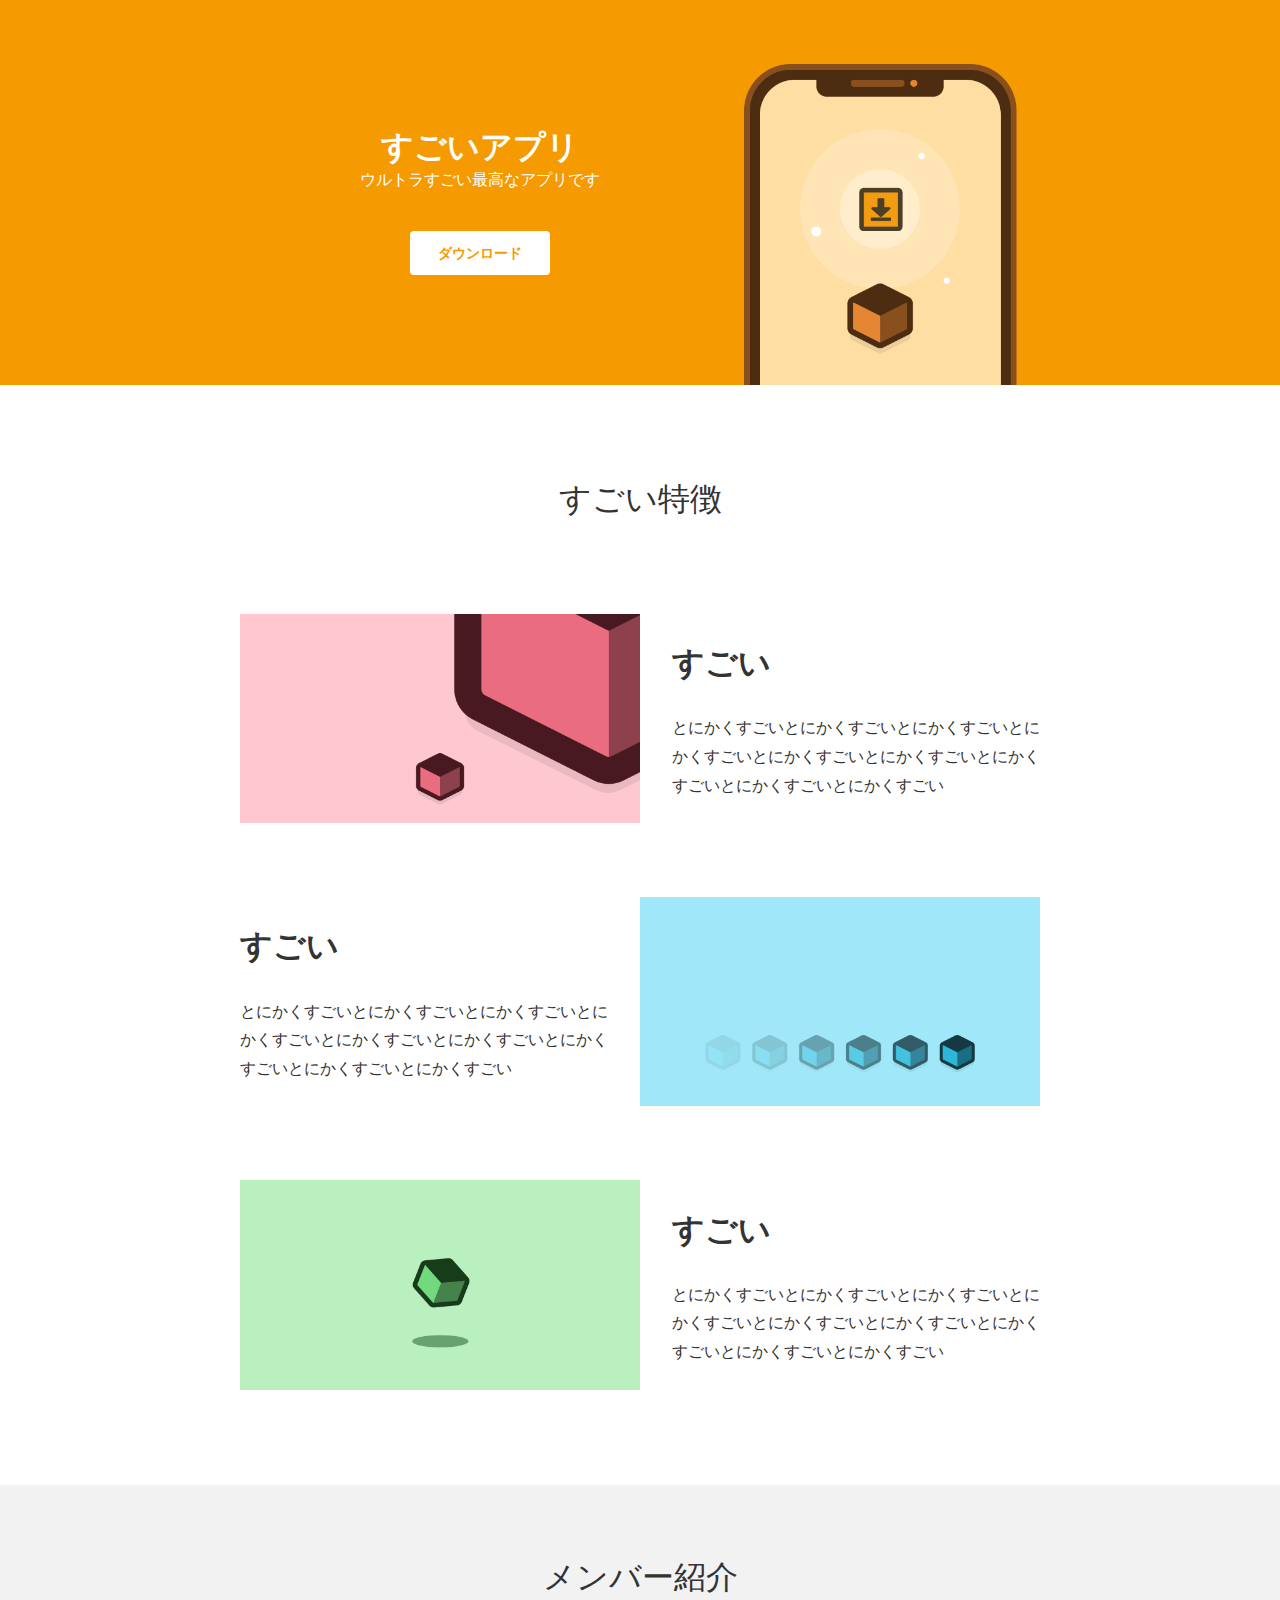
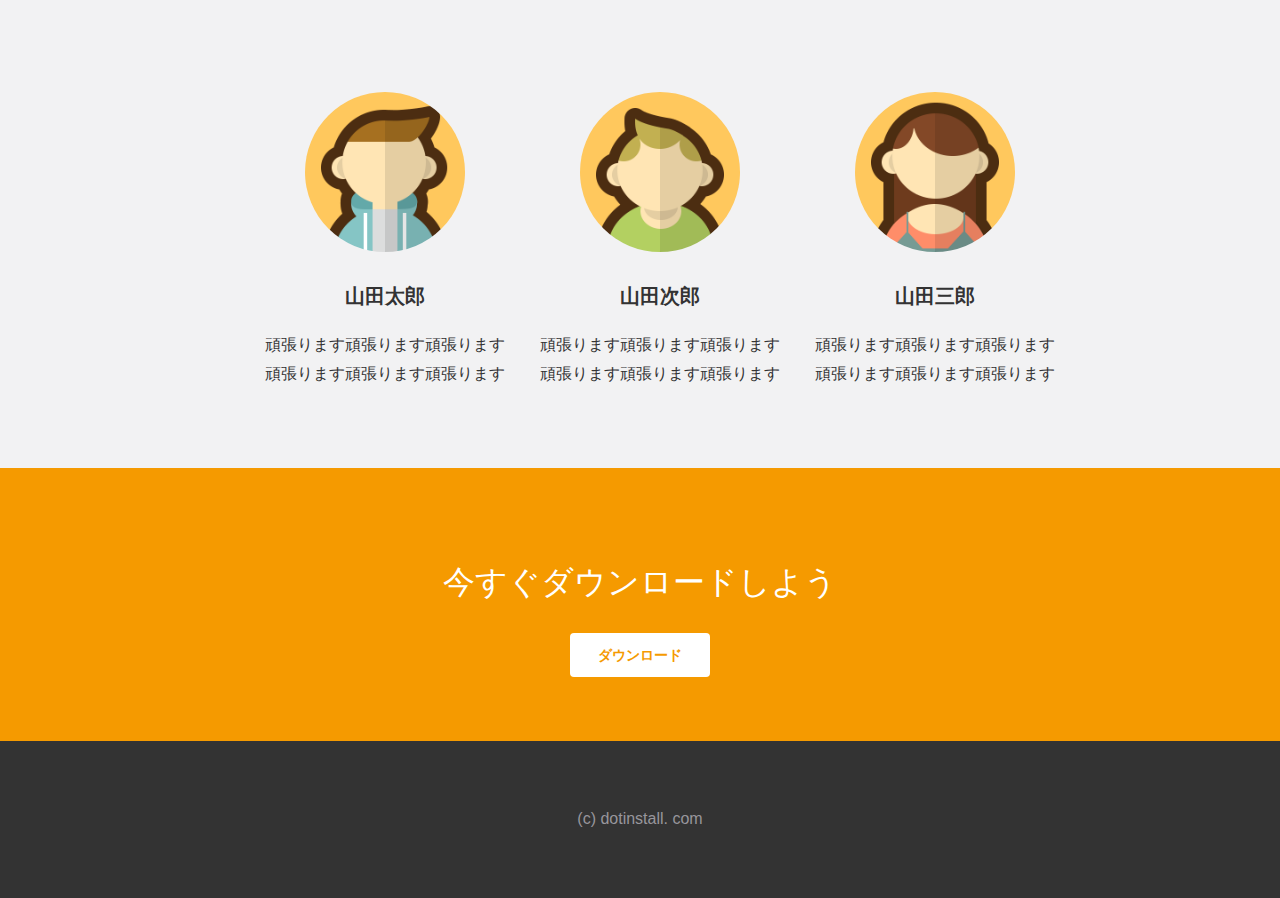
<file: MyAwesomeApp/img/index.html>
<!DOCTYPE html>
<html lang="ja">
  <head>
    <title>すごいアプリ</title>
    <meta charset="utf-8">
    <meta name="viewport" content="width=device-width, initial-scale=1">
    <link rel="stylesheet" href="css/stylesheet.css">
    <link rel="icon" href="favicon.ico">
  </head>
  <body>
    <header>
      <div class="container">
        <div class="info">
          <h1>すごいアプリ</h1>
          <p>ウルトラすごい最高なアプリです</p>
          <a href="" class="btn">ダウンロード</a>
        </div>
        <div class="pic">
          <img src="top.png">
        </div>
      </div>
    </header>
    
    <section class="features">
      <h1>すごい特徴</h1>

      <div class="container">
        <section>
          <div class="pic">
            <img src="feature1.png">
          </div>
          <div class="info">
            <h1>すごい</h1>
            <p>とにかくすごいとにかくすごいとにかくすごいとにかくすごいとにかくすごいとにかくすごいとにかくすごいとにかくすごいとにかくすごい</p>
          </div>
        </section>

        <section>
          <div class="pic">
            <img src="feature2.png">
          </div>
          <div class="info">
            <h1>すごい</h1>
            <p>とにかくすごいとにかくすごいとにかくすごいとにかくすごいとにかくすごいとにかくすごいとにかくすごいとにかくすごいとにかくすごい</p>
          </div>
        </section>

        <section>
          <div class="pic">
            <img src="feature3.png">
          </div>
          <div class="info">
            <h1>すごい</h1>
            <p>とにかくすごいとにかくすごいとにかくすごいとにかくすごいとにかくすごいとにかくすごいとにかくすごいとにかくすごいとにかくすごい</p>
          </div>
        </section>
        

    </div>

    <div class="members">
      <h1>メンバー紹介</h1>

      <ul>
        <li>
          <img src="member1.png">
          <h2>山田太郎</h2>
          <p>頑張ります頑張ります頑張ります頑張ります頑張ります頑張ります</p>
        </li>
        <li>
          <img src="member2.png">
          <h2>山田次郎</h2>
          <p>頑張ります頑張ります頑張ります頑張ります頑張ります頑張ります</p>
        </li>
        <li>
          <img src="member3.png">
          <h2>山田三郎</h2>
          <p>頑張ります頑張ります頑張ります頑張ります頑張ります頑張ります</p>
        </li>
      </ul>
    </div>

    <div class="call-to-action">
      <h1>今すぐダウンロードしよう</h1>
      <a href="" class="btn">ダウンロード</a>
    </div>
    
    <footer>(c) dotinstall. com</footer>
    </body>
    </html>
</file>
<file: MyAwesomeApp/img/css/stylesheet.css>
header h1{
  margin: 0;
}

header p {
  margin: 0;
}

header {
  background: #f59a00;
  color: #fff;
  text-align: center;
  padding-top: 64px;
}

body {
  margin: 0;
  font-size: 16px;
  font-family: Verdana, Geneva, Tahoma, sans-serif;
  color: #333;
}

header img {
  width:280px;
  vertical-align: bottom;
}

.btn {
  text-decoration: none;
  background: #fff;
  color: #f59a00;
  display: block;
  width: 140px;
  line-height: 44px;
  margin: 40px auto 48px;
  font-size: 14px;
  font-weight: bold;
  border-radius: 4px;
}

.btn:hover {
  opacity: 0.6;
}

.features img {
  width:100%;
}

.features > h1 {
  text-align: center;
  padding: 64px 0;
  font-weight: normal;
}

.features .container {
  margin: 0 50px;
}

.features {
  line-height: 1.8;
}

.features section {
  padding-bottom: 64px;
}

.members {
  background: #f2f2f3;
  
}

.members > h1 {
  text-align: center;
  padding: 64px 0;
  font-weight: normal;
}

.members ul {
  list-style: none;
  text-align: center;
  margin: auto;
  padding: auto;
}

.members img {
  width: 160px;
  border-radius: 50%;

}

.members h2{
  font-size: 20px;
}

.members li{
  padding: 0 0 64px 0;
}

.call-to-action {
  background: #f59a00;
  color: #fff;
  text-align: center;
  padding: 64px 0;
}

.call-to-action h1 {
  font-weight: normal;
}

.call-to-action .btn {
  margin:0 auto;
}

footer {
  background:#333;
  padding: 64px 0;
  color: #98969c;
  text-align: center;
}

@media (min-width: 900px) {
  header .container {
    display: flex;
    width: 800px;
    margin: 0 auto;
  
}

header .info {
  width: 60%;
  align-self: center;
}

header .pic {
  width: 40%;
}

  .features .container {
    margin: auto;
    width: 800px;
  }

  .features section {
    display: flex;
    justify-content: space-between;
  }

  .features .pic {
    width: 50%;
  }

  .features .info {
    width: calc(50% - 32px);
  }

  .features section:nth-child(even) {
    flex-direction: row-reverse;
  }

  .members ul{
    width: 800px;
    display: flex;
    margin: 0 auto;
    justify-content: space-between;
  }
  
  .members li {
    width: 250px;
  }
  .members h1 {
    flex: none;
  }
}
</file>
